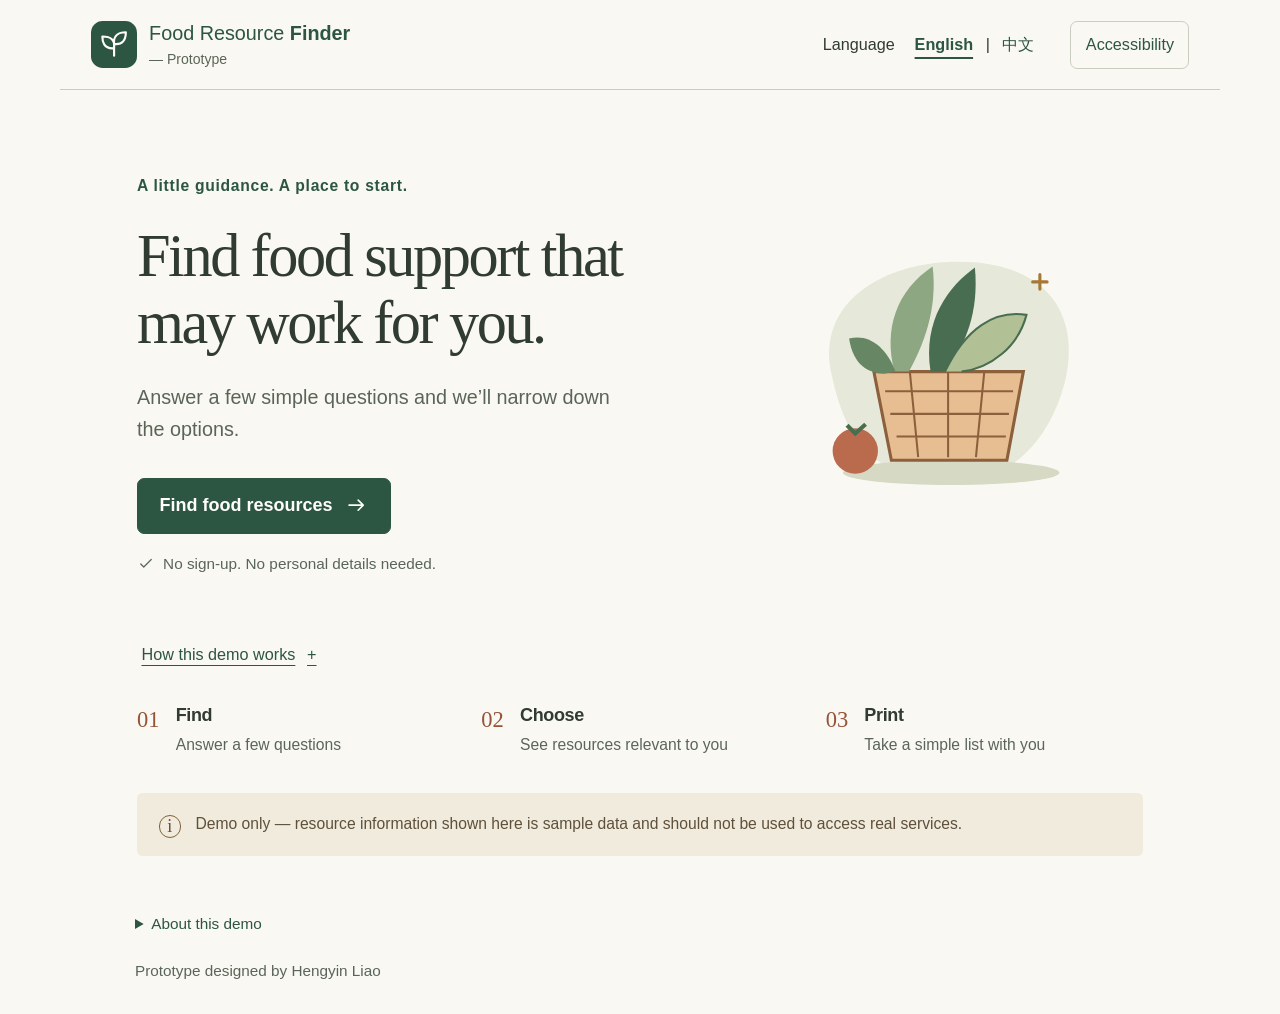
<file: index.html>
<!doctype html>
<html lang="en">
  <head>
    <meta charset="UTF-8">
    <meta name="viewport" content="width=device-width, initial-scale=1">
    <meta name="theme-color" content="#214d3e">
    <meta name="description" content="A small demonstration of finding food resources through a guided questionnaire.">
    <title>Food Resource Finder — Prototype</title>
    <link rel="stylesheet" href="styles.css">
    <script src="data.js" defer></script>
    <script src="matching.js" defer></script>
    <script src="i18n.js" defer></script>
    <script src="app.js" defer></script>
  </head>
  <body>
    <a class="skip-link" href="#main">Skip to content</a>
    <header class="site-header">
      <a class="brand" href="index.html" id="home-link">
        <span class="brand-icon" aria-hidden="true"><svg viewBox="0 0 32 32" fill="none"><path d="M16 26V14M16 19C6 20 5 12 5 8c8 0 12 3 11 11ZM16 15C15 7 20 4 27 4c0 7-3 12-11 11Z" stroke="currentColor" stroke-width="2" stroke-linecap="round" stroke-linejoin="round"/></svg></span>
        <span>Food Resource <strong>Finder</strong><small id="prototype-label">— Prototype</small></span>
      </a>
      <div class="header-tools">
        <div class="language" role="group" aria-labelledby="language-label"><span id="language-label">Language</span><div><button type="button" data-language="en" lang="en" aria-pressed="true">English</button><span aria-hidden="true">|</span><button type="button" data-language="zh" lang="zh-Hans" aria-pressed="false">中文</button></div></div>
        <button type="button" id="accessibility-button" class="utility-button" aria-expanded="false" aria-controls="accessibility-panel">Accessibility</button>
      </div>
    </header>
    <section id="accessibility-panel" class="accessibility-panel" aria-labelledby="accessibility-title" hidden></section>
    <main id="main" tabindex="-1"></main>
    <footer class="site-footer"><details id="about-demo"><summary id="about-title">About this demo</summary><div id="about-content"></div></details><p id="credit">Prototype designed by Hengyin Liao</p></footer>
    <noscript><p class="noscript">Please enable JavaScript to use the questionnaire. This prototype runs entirely in your browser.</p></noscript>
  </body>
</html>
</file>
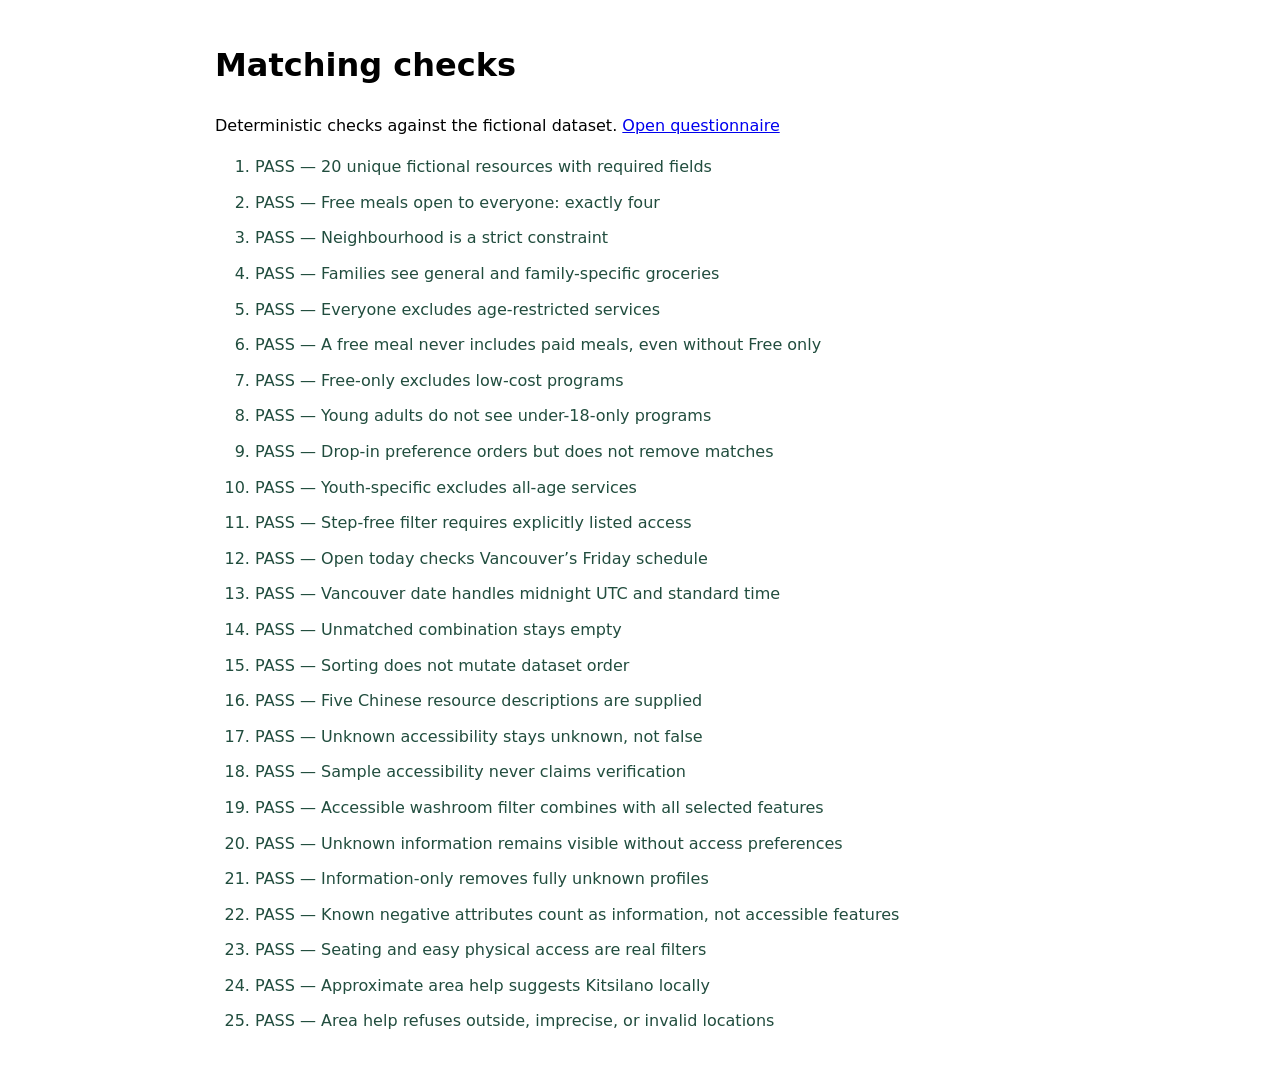
<file: tests.html>
<!doctype html>
<html lang="en"><head><meta charset="utf-8"><meta name="viewport" content="width=device-width, initial-scale=1"><title>Food Resource Finder — matching checks</title><script src="data.js"></script><script src="matching.js"></script><style>body{font:16px/1.6 system-ui;max-width:850px;margin:40px auto;padding:0 20px}li{margin:10px 0}.pass{color:#214d3e}.fail{color:#a32416}</style></head><body><h1>Matching checks</h1><p>Deterministic checks against the fictional dataset. <a href="index.html">Open questionnaire</a></p><ol id="checks"></ol><script>
const baseline = { need: 'meal', audience: 'everyone', neighbourhood: 'any', free: true };
const friday = new Date('2026-09-18T19:00:00Z');
const match = changes => FoodMatching.find(FOOD_RESOURCES, {...baseline, ...changes}, friday);
const assert = condition => { if (!condition) throw new Error('Assertion failed'); };
const check = (name, test) => {
  const row = document.createElement('li');
  try { test(); row.className = 'pass'; row.textContent = `PASS — ${name}`; }
  catch (error) { row.className = 'fail'; row.textContent = `FAIL — ${name}: ${error.message}`; }
  document.querySelector('#checks').append(row);
};
check('20 unique fictional resources with required fields', () => {
  assert(FOOD_RESOURCES.length === 20 && new Set(FOOD_RESOURCES.map(r => r.id)).size === 20);
  assert(FOOD_RESOURCES.every(r => ['name','category','audience','neighbourhood','address','days','hours','cost','registration','accessibility','languages','phone','website','lastVerified'].every(key => key in r)));
});
check('Free meals open to everyone: exactly four', () => assert(match({}).length === 4));
check('Neighbourhood is a strict constraint', () => assert(match({neighbourhood:'Kitsilano'}).map(r=>r.id).join() === '1'));
check('Families see general and family-specific groceries', () => { const ids=match({need:'groceries',audience:'family'}).map(r=>r.id); assert(ids.includes(10) && ids.includes(2)); });
check('Everyone excludes age-restricted services', () => assert(!match({free:false}).some(r=>r.id===16)));
check('A free meal never includes paid meals, even without Free only', () => assert(!match({audience:'senior',free:false}).some(r=>r.id===16)));
check('Free-only excludes low-cost programs', () => assert(match({need:'groceries'}).every(r=>r.cost==='free')));
check('Young adults do not see under-18-only programs', () => assert(match({need:'youth',audience:'young-adult'}).map(r=>r.id).join() === '8,14'));
check('Drop-in preference orders but does not remove matches', () => assert(match({need:'youth',audience:'young-adult',noRegistration:true}).map(r=>r.id).join() === '14,8'));
check('Youth-specific excludes all-age services', () => assert(match({youth:true}).length === 0));
check('Step-free filter requires explicitly listed access', () => assert(match({need:'garden',accessNeeds:['stepFree']}).map(r=>r.id).join() === '15'));
check('Open today checks Vancouver’s Friday schedule', () => assert(match({today:true}).map(r=>r.id).join() === '1,6,12'));
check('Vancouver date handles midnight UTC and standard time', () => {assert(FoodMatching.vancouverDay(new Date('2026-09-19T01:00:00Z'))===5);assert(FoodMatching.vancouverDay(new Date('2026-01-03T07:00:00Z'))===5);});
check('Unmatched combination stays empty', () => assert(match({need:'youth',audience:'senior'}).length === 0));
check('Sorting does not mutate dataset order', () => assert(FOOD_RESOURCES.map(r=>r.id).every((id,i)=>id===i+1)));
check('Five Chinese resource descriptions are supplied', () => assert(FOOD_RESOURCES.filter(r=>r.descriptionZh).length===5));
check('Unknown accessibility stays unknown, not false', () => assert(FOOD_RESOURCES[4].accessibility.stepFree === null));
check('Sample accessibility never claims verification', () => assert(FOOD_RESOURCES.every(r=>r.accessibility.verification==='unverified' && r.accessibility.verifiedAt===null)));
check('Accessible washroom filter combines with all selected features', () => assert(match({need:'groceries',free:false,accessNeeds:['stepFree','washroom']}).length===0));
check('Unknown information remains visible without access preferences', () => assert(match({need:'garden'}).some(r=>r.id===5)));
check('Information-only removes fully unknown profiles', () => assert(match({need:'garden',free:false,accessNeeds:['information']}).map(r=>r.id).join()==='15'));
check('Known negative attributes count as information, not accessible features', () => {
  const sample = {...FOOD_RESOURCES[0], accessibility:{stepFree:null,washroom:false,seating:null,lowBarrier:null}};
  assert(FoodMatching.find([sample],{...baseline,accessNeeds:['information']},friday).length===1);
  assert(FoodMatching.find([sample],{...baseline,accessNeeds:['washroom']},friday).length===0);
});
check('Seating and easy physical access are real filters', () => assert(match({need:'youth',audience:'young-adult',accessNeeds:['seating','lowBarrier']}).map(r=>r.id).join()==='14'));
check('Approximate area help suggests Kitsilano locally', () => assert(FoodArea.suggest(49.267,-123.165,100)==='Kitsilano'));
check('Area help refuses outside, imprecise, or invalid locations', () => {
  assert(FoodArea.suggest(50,-120,100)===null);
  assert(FoodArea.suggest(49.267,-123.165,5000)===null);
  assert(FoodArea.suggest(NaN,-123.165,100)===null);
});
document.title = `${document.querySelectorAll('.fail').length ? 'FAIL' : 'PASS'} — Food Resource Finder checks`;
</script></body></html>
</file>
<file: styles.css>
@charset "UTF-8";
:root {
  font-family: "Segoe UI", "Microsoft YaHei", Arial, sans-serif;
  font-size: 18px; line-height: 1.6; font-synthesis: none;
  --paper: #faf8f2; --white: #fffefa; --ink: #303b32; --muted: #5a6559;
  --forest: #2c5542; --sage: #eaf0e3; --line: #c8cdc0; --accent: #955337;
  color: var(--ink); background: var(--paper);
}
* {box-sizing:border-box}
body {margin:0}
button,input,select {font:inherit;accent-color:var(--forest)}
button,select,a,input {-webkit-tap-highlight-color:transparent}
button,select {min-height:48px}
button {display:inline-flex;align-items:center;justify-content:center;gap:.65rem;cursor:pointer;border:0;line-height:1.4}
button:disabled {cursor:not-allowed;background:#e0e4da;color:#53604f;border-color:#c1c9b9}
button,select,a {touch-action:manipulation}
button,a,select,input {scroll-margin-block:2rem}
button:focus-visible,a:focus-visible,summary:focus-visible,select:focus-visible,input:focus-visible {outline:3px solid var(--accent);outline-offset:4px}
h1:focus,h2:focus,main:focus {outline:none}
svg {width:1.35rem;height:1.35rem;flex-shrink:0}
a {color:var(--forest);text-underline-offset:.2em}
p {margin:0 0 1rem}
h1,h2 {line-height:1.22;font-weight:650;color:var(--ink)}
h1 {font-size:2.1rem;letter-spacing:-.035em;margin:0 0 1rem}
h2 {font-size:1.35rem;letter-spacing:-.02em}
fieldset {border:0;padding:0;margin:0;min-width:0}
legend {font-size:1.15rem;font-weight:650;margin-bottom:1rem;padding:0}
dl,dd {margin:0}
small {font-size:.86rem}
[hidden] {display:none!important}
.sr-only {position:absolute;width:1px;height:1px;padding:0;margin:-1px;overflow:hidden;clip:rect(0,0,0,0);white-space:nowrap;border:0}
.skip-link {position:fixed;left:-10000px;top:1rem;width:max-content;max-width:calc(100vw - 2rem);padding:.65rem 1rem;background:var(--white);z-index:10}
.skip-link:focus {left:1rem}
.site-header {max-width:1160px;margin:auto;padding:1.15rem 1.7rem;display:flex;justify-content:space-between;align-items:center;gap:1.5rem;border-bottom:1px solid var(--line)}
.brand {display:flex;align-items:center;gap:.65rem;text-decoration:none;color:var(--forest);font-size:1.1rem;line-height:1.3;flex-shrink:0}
.brand-icon {display:grid;place-items:center;background:var(--forest);color:var(--white);width:2.6rem;height:2.6rem;border-radius:.65rem}
.brand-icon svg {width:1.9rem;height:1.9rem}
.brand small {display:block;font-size:.78rem;font-weight:400;color:var(--muted);margin-top:.15rem}
.header-tools {display:flex;align-items:center;gap:1.5rem;flex-wrap:wrap}
.language {display:flex;align-items:center;gap:.6rem;font-size:.9rem}
.language>div {display:flex;align-items:center;gap:.2rem}
.language button {background:transparent;color:var(--forest);padding:.45rem .5rem;min-width:48px}
.language button[aria-pressed="true"] {font-weight:700;text-decoration:underline;text-decoration-thickness:2px;text-underline-offset:.4rem}
.utility-button {color:var(--forest);background:transparent;border:1px solid var(--line);border-radius:.4rem;font-size:.9rem;padding:.5rem .8rem}
.utility-button[aria-expanded="true"] {background:var(--sage);border-color:var(--forest)}
main {max-width:1060px;margin:auto;padding:3rem 1.5rem 1.5rem}
.primary {background:var(--forest);color:var(--white);border:1px solid var(--forest);border-radius:.4rem;padding:.8rem 1.2rem;font-weight:650;min-height:54px}
.primary:hover:enabled {background:#1f4232}
.secondary {background:var(--white);color:var(--forest);border:1px solid #8b9b83;border-radius:.4rem;padding:.7rem 1rem;font-weight:600}
.secondary:hover {background:var(--sage)}
.text-button,.link-button {color:var(--forest);background:transparent;padding:.5rem .25rem;font-size:.9rem}
.text-button:hover,.link-button:hover {text-decoration:underline;text-underline-offset:.25rem}
.link-button {text-decoration:underline;text-underline-offset:.25rem}
.eyebrow {color:var(--forest);font-size:.87rem;font-weight:600;letter-spacing:.045em;margin-bottom:1.3rem}
.welcome {display:grid;grid-template-columns:1.45fr 1fr;align-items:center;gap:2rem;padding:1.6rem 0 2rem}
.welcome h1 {font-family:Georgia,"Microsoft YaHei",serif;font-weight:400;font-size:3.35rem;line-height:1.12;letter-spacing:-.04em;max-width:650px}
.welcome-text {color:var(--muted);font-size:1.1rem;max-width:500px;margin:1.4rem 0 1.8rem}
.welcome-art svg {width:100%;height:auto;max-width:330px;display:block;margin:auto}
.privacy-note {display:flex;align-items:center;gap:.45rem;font-size:.85rem;color:var(--muted);margin:1rem 0 0}
.privacy-note svg {width:1rem;height:1rem}
.how-section {margin:1rem 0 2rem}
#how-content {max-width:720px;margin:.8rem 0 1.5rem}
.concepts {list-style:none;padding:1.5rem 0 0;margin:0;display:grid;grid-template-columns:repeat(3,1fr);gap:1.5rem}
.concepts li {display:flex;gap:.9rem;align-items:flex-start}
.concept-number {font-family:Georgia,serif;color:var(--accent);font-size:1.25rem;line-height:1.3}
.concepts h2 {font-size:1rem;margin:0 0 .3rem}
.concepts p {font-size:.87rem;color:var(--muted);margin:0}
.demo-notice {display:flex;align-items:flex-start;gap:.8rem;background:#f1ebdd;padding:1rem 1.2rem;margin:2rem 0 0;border-radius:.3rem}
.demo-notice>span {border:1px solid #7d633c;border-radius:50%;width:1.25rem;height:1.25rem;line-height:1.15rem;text-align:center;font-family:Georgia,serif;flex-shrink:0;color:#665036;margin-top:.2rem}
.demo-notice p {margin:0;color:#5e503b;font-size:.87rem}
.site-footer {max-width:1010px;margin:0 auto;padding:1rem 0 1.7rem;color:var(--muted);font-size:.85rem}
.site-footer summary {cursor:pointer;min-height:48px;padding:.65rem 0;color:var(--forest)}
#about-content {max-width:800px;padding:1rem 0}
#credit {margin:.6rem 0 0}
.question-page {max-width:680px;margin:auto}
.question-top {display:flex;justify-content:space-between;align-items:center;gap:.5rem}
.question-top .text-button {font-size:.85rem}
.step-label {font-size:.88rem;color:var(--muted);font-weight:600;text-align:center}
.progress {display:flex;list-style:none;gap:.55rem;padding:0;margin:.9rem 0 2.5rem}
.progress li {height:4px;background:#d9ded1;flex:1}
.progress .filled {background:var(--forest)}
.question-heading {margin-bottom:1.8rem}
.question-heading p {color:var(--muted);margin:0}
.choices {display:grid;gap:.75rem}
.choice {display:flex;align-items:center;gap:1rem;background:var(--white);border:1px solid var(--line);border-radius:.4rem;padding:1rem 1.1rem;cursor:pointer;min-height:85px;transition:background .12s}
.choice:hover {background:var(--sage)}
.choice:has(input:checked) {background:var(--sage);border-color:var(--forest);outline:1px solid var(--forest)}
.choice input {width:1.2rem;height:1.2rem;flex-shrink:0;margin:0;order:3}
.choice-icon {width:2rem;color:#4b714d;display:flex;justify-content:center}
.choice-text {flex:1;min-width:0;overflow-wrap:anywhere;display:flex;flex-direction:column;gap:.25rem}
.choice-text strong {font-size:1rem;font-weight:600}
.choice-text small {font-size:.85rem;color:var(--muted);line-height:1.5}
.audience-choices {grid-template-columns:1fr 1fr}
.audience-choices .choice {min-height:72px}
.field-hint {font-size:.88rem;color:var(--muted);margin:1rem 0;line-height:1.65}
.question-actions {display:flex;justify-content:flex-end;margin-top:1.8rem}
.question-page+.demo-notice {max-width:680px;margin:2rem auto 0}
.location-actions {display:flex;flex-direction:column;align-items:stretch;gap:1rem;margin:1.5rem 0}
.field-label {display:block;font-weight:650;margin-bottom:.5rem}
select {width:100%;color:var(--ink);background:var(--white);padding:.8rem;border:1px solid #8b9b83;border-radius:.4rem}
.current-area {font-size:.9rem;margin:1.5rem 0 0;padding-top:1rem;border-top:1px solid var(--line)}
.location-help {padding:1.2rem;background:var(--sage);border-radius:.5rem}
.location-help>.text-button {display:flex;margin-top:.6rem}
.location-status {margin:.8rem 0 0}
.location-status:empty {display:none}
.area-suggestion {margin-top:1.5rem;padding-top:1rem;border-top:1px solid var(--line)}
.area-suggestion h2 {font-size:1.2rem}
.optional {font-size:.83rem;font-weight:400;color:var(--muted);margin-left:.6rem}
.check-choice {display:flex;align-items:center;gap:.9rem;padding:.85rem .5rem;min-height:56px;cursor:pointer;border-bottom:1px solid #dde0d5}
.check-choice input,.setting input {width:1.2rem;height:1.2rem;flex-shrink:0;margin:0}
.check-choice span,.setting span {display:flex;flex-direction:column;gap:.2rem}
.check-choice strong,.setting strong {font-size:1rem;font-weight:550}
.check-choice small,.setting small {color:var(--muted);font-size:.85rem}
.check-choice:has(input:checked) {background:var(--sage)}
.access-preferences {margin-top:2.5rem}
.access-preferences legend {margin-bottom:0}
.access-preferences>.field-hint {margin:.6rem 0 1rem}
.accessibility-panel {max-width:1060px;margin:1rem auto 0;padding:1.3rem 1.6rem;background:var(--sage);border:1px solid var(--line);border-radius:.5rem}
.panel-heading {display:flex;justify-content:space-between;align-items:center;gap:1rem}
.panel-heading h2 {margin:0;font-size:1.25rem}
.accessibility-panel>p {font-size:.87rem;margin:.5rem 0 1rem;color:var(--muted)}
.settings-grid {display:grid;grid-template-columns:1fr 1fr;gap:.7rem 1.4rem}
.setting {display:flex;align-items:center;gap:.9rem;cursor:pointer;background:var(--white);padding:.9rem;border-radius:.3rem;min-height:75px}
.results-view main {max-width:870px}
.results-heading {max-width:720px}
.results-heading>p:last-child {color:var(--muted)}
.results-summary {margin:1.8rem 0;padding:1.25rem;background:var(--sage);border-radius:.4rem}
.results-summary dl {display:grid;grid-template-columns:1fr 1.2fr .9fr;gap:1rem}
.results-summary dt {font-size:.83rem;color:var(--muted)}
.results-summary dd {font-weight:600;font-size:.95rem}
.results-summary p {font-size:.85rem;margin:1rem 0 .25rem}
.results-toolbar {display:flex;justify-content:space-between;align-items:center;gap:1rem;flex-wrap:wrap;margin:2rem 0 1.3rem}
.results-toolbar p {display:flex;flex-direction:column;margin:0}
.results-toolbar strong {font-size:1.05rem;font-weight:600}
.results-toolbar span {font-size:.86rem;color:var(--muted)}
.resource-list {display:grid;gap:1.3rem}
.resource-card {background:var(--white);border:1px solid var(--line);border-radius:.5rem;padding:1.6rem}
.resource-card h2 {font-size:1.55rem;margin:0 0 .3rem}
.category-label {font-size:.92rem;color:var(--muted);margin:0 0 .8rem}
.key-labels {list-style:none;display:flex;flex-wrap:wrap;gap:.4rem .9rem;padding:0;margin:0 0 1.2rem;font-size:.85rem;color:var(--forest);font-weight:600}
.key-labels li {border-left:2px solid #b5c5aa;padding-left:.6rem}
.key-labels li:first-child {border-left:0;padding-left:0}
.resource-overview {display:grid;gap:1rem}
.resource-overview>div,.resource-details dl>div {display:grid;grid-template-columns:7rem 1fr;gap:.7rem}
.resource-card dt {font-size:.9rem;font-weight:600}
.resource-card dd {font-size:.95rem;overflow-wrap:anywhere}
.access-list {list-style:none;margin:0;padding:0;display:flex;flex-wrap:wrap;gap:.1rem .7rem}
.access-list li:not(:last-child):after {content:" ·";margin-left:.5rem}
.access-verification {display:block;font-size:.82rem;color:var(--muted);margin-top:.35rem}
.resource-details {border-top:1px solid var(--line);padding-top:1rem;margin-top:1.2rem}
.resource-details dl {display:grid;gap:.65rem}
.resource-details a {display:inline-flex;align-items:center;min-height:44px}
.resource-description {font-size:.95rem}
.access-detail-list {margin-top:1rem;padding-top:1rem;border-top:1px solid var(--line)}
.verified-note {font-size:.82rem;color:var(--muted);margin:1.25rem 0 0}
.verified-note span {display:block}
.card-actions {display:flex;gap:1rem;align-items:center;flex-wrap:wrap;margin-top:1.1rem}
.card-actions .secondary,.card-actions .text-button {font-size:.9rem}
.directions-note {background:#f1ebdd;color:#5e503b;font-size:.88rem;padding:1rem;margin:1rem 0 0}
.results-end {text-align:center;margin:2rem 0 1.5rem}
.results-end>p {font-size:.9rem;color:var(--muted)}
.end-actions {display:flex;justify-content:center;gap:2rem;margin-top:1rem}
.map-feedback {text-align:center;border-top:1px solid var(--line);padding-top:1rem}
.map-feedback .link-button {font-size:.85rem}
.map-feedback p {font-size:.9rem;max-width:650px;margin:1rem auto}
.empty-state {text-align:center;padding:2rem 1rem;background:var(--white)}
.empty-state p {max-width:520px;margin:1rem auto 1.5rem}
.print-only {display:none}
@media screen {.print-only {display:none!important}}
.noscript {padding:2rem}

/* Settings use rem units throughout, so text and controls scale together. */
:root.largeText {font-size:23px}
:root.highContrast {--paper:#fffef9;--white:#fff;--ink:#17221a;--muted:#33402f;--forest:#173d29;--sage:#edf2e8;--line:#65705e;--accent:#853e1f}
.highContrast .choice,.highContrast .resource-card,.highContrast select,.highContrast .secondary,.highContrast .utility-button {border:2px solid var(--line)}
.highContrast .check-choice {border-color:var(--line)}
.highContrast .choice-icon,.highContrast .key-labels {color:var(--forest)}
.simplified .welcome-art,.simplified .concepts,.simplified .eyebrow,.simplified .choice-icon,.simplified .choice-example,.simplified .resource-description {display:none}
.simplified .welcome {display:block;max-width:750px;margin:auto}
.simplified .welcome h1 {font-family:inherit;font-size:2.5rem;font-weight:650}
.simplified .choice,.simplified .check-choice {padding-top:1.2rem;padding-bottom:1.2rem}
.simplified .choices {gap:1.1rem}
.simplified .resource-list {gap:2rem}
.simplified .resource-overview {gap:1.5rem}
.reduceMotion * {animation:none!important;transition:none!important;scroll-behavior:auto!important}
@media(prefers-reduced-motion:reduce) {* {animation:none!important;transition:none!important;scroll-behavior:auto!important}}
@media(max-width:1100px) {.site-footer{margin:0 1.5rem}.accessibility-panel{margin:1rem 1.5rem 0}}
@media(max-width:850px) {
  .site-header{padding:1rem 1.2rem;gap:1rem;flex-wrap:wrap}.header-tools{gap:.8rem;justify-content:space-between;flex:1}
  .brand{font-size:1rem}.brand-icon{width:2.3rem;height:2.3rem}.language{flex-wrap:wrap;gap:.2rem .5rem}
  .welcome{gap:1rem}.welcome h1{font-size:2.65rem}.welcome-art svg{max-width:270px}
}
@media(max-width:650px) {
  .site-header{padding:1rem}.brand{width:100%}.header-tools{width:100%;gap:.5rem}.language{font-size:.9rem}.utility-button{font-size:.85rem}
  main{padding:1.8rem 1rem 1.2rem}.welcome{display:block;padding:.7rem 0 1rem}.welcome h1{font-size:2.4rem;max-width:520px}.welcome-text{font-size:1rem;margin:1.1rem 0 1.4rem}
  .welcome-art{display:none}.welcome .primary{width:100%}.privacy-note{font-size:.83rem}.eyebrow{font-size:.83rem;margin-bottom:1rem}
  .how-section{margin:.3rem 0 1.5rem}.concepts{grid-template-columns:1fr;gap:1rem;padding-top:1rem}.concepts li{align-items:center}.concepts h2{margin:0}.concepts p{font-size:.86rem}
  .demo-notice{padding:.9rem;gap:.6rem;margin-top:1.5rem}.demo-notice p{font-size:.85rem}.demo-notice>span{display:none}
  .site-footer{margin:0 1rem;padding:.6rem 0 1.5rem}.site-footer summary{font-size:.9rem}
  h1{font-size:1.8rem}.question-heading{margin-bottom:1.5rem}.progress{margin:.65rem 0 1.8rem}.question-top{flex-wrap:wrap}.question-top .text-button{font-size:.83rem}.step-label{font-size:.83rem}
  .choice{padding:.9rem;gap:.65rem}.choice-icon{width:1.7rem}.choice-text small{font-size:.85rem}.choice-text strong{font-size:1rem}.audience-choices{grid-template-columns:1fr}.audience-choices .choice{min-height:62px}
  .question-actions .primary{width:100%}.field-hint{font-size:.87rem}.location-help{padding:1rem}.location-help .primary{width:100%;white-space:normal}
  .access-preferences{margin-top:2rem}.optional{display:block;margin:.2rem 0 0}.check-choice{padding:.9rem .25rem}
  .accessibility-panel{margin:1rem;padding:1rem}.panel-heading{align-items:flex-start;flex-wrap:wrap;gap:.4rem}.panel-heading h2{font-size:1.15rem}.settings-grid{grid-template-columns:1fr}
  .results-summary{padding:1rem}.results-summary dl{grid-template-columns:1fr;gap:.75rem}.results-summary dl>div{display:grid;grid-template-columns:5.4rem 1fr;gap:.5rem}
  .results-toolbar{margin-top:1.5rem}.results-toolbar .primary{width:100%}.resource-card{padding:1.1rem}.resource-card h2{font-size:1.4rem}
  .resource-overview>div,.resource-details dl>div{grid-template-columns:1fr;gap:.15rem}.resource-overview{gap:1rem}.resource-card dd{font-size:.95rem}
  .card-actions{gap:.6rem;justify-content:space-between}.card-actions .secondary,.card-actions .text-button{font-size:.86rem;padding:.65rem .7rem}
  .resource-details .access-detail-list>div{gap:.15rem}.access-list{display:block}.access-list li:after{display:none}
  .largeText .brand{font-size:1rem}.largeText .header-tools{align-items:flex-start}.largeText .language{flex-wrap:wrap}.largeText .utility-button{font-size:.85rem}
  .largeText .question-top{gap:.1rem}.largeText .question-top .text-button{font-size:.78rem}.largeText .step-label{font-size:.78rem}
}

/* The print layout is a plain resource sheet, independent of website chrome. */
@page {size:letter;margin:.55in}
@media print {
  :root,:root.largeText {font-size:10.5pt;--paper:white;--white:white;--ink:#111;--muted:#333;--forest:#111;--sage:white;--line:#888;background:white;color:#111}
  :root.largeText {font-size:12pt}
  body {font-family:Arial,"Microsoft YaHei",sans-serif;line-height:1.4;background:white!important}
  .site-header,.site-footer,.skip-link,.accessibility-panel,.results-heading,button,.results-toolbar,.results-end,.map-feedback,.card-actions,.directions-note,.question-page,.welcome,.how-section {display:none!important}
  main,.results-view main {max-width:none;margin:0;padding:0}
  .print-only {display:block}
  .print-title {font-size:21pt;margin:0 0 12pt;letter-spacing:0}
  .results-summary {border:0;border-radius:0;background:white;padding:0;margin:0 0 8pt}
  .results-summary dl {display:grid;grid-template-columns:1fr 1fr;gap:5pt 14pt}
  .results-summary dl>div,.results-summary dl>.print-only {display:flex;gap:5pt}
  .results-summary dt {font-size:1rem;color:#111;font-weight:bold}
  .results-summary dt:after {content:":"}
  .results-summary dd {font-size:1rem;font-weight:400}
  .results-summary p {font-size:.9rem;margin:7pt 0 0}
  .demo-notice {background:white;padding:0;margin:8pt 0;border:0;display:block}
  .demo-notice>span {display:none}.demo-notice p {font-size:.88rem;color:#111}
  .print-updated {font-weight:bold;margin:8pt 0 12pt}
  .resource-list {display:block}
  .resource-card,.highContrast .resource-card {border:0;border-top:1pt solid #777;border-radius:0;padding:10pt 0 9pt;margin:0 0 8pt;background:white;break-inside:avoid;page-break-inside:avoid}
  .resource-card h2 {font-size:1.35rem;margin:0 0 3pt;letter-spacing:0}
  .category-label {font-size:1rem;margin:0 0 4pt;color:#111}
  .key-labels {display:flex;gap:5pt 10pt;font-size:.9rem;margin:0 0 8pt;color:#111}
  .key-labels li {border:0;padding:0}
  .key-labels li:not(:last-child):after {content:" ·";padding-left:5pt}
  .resource-overview,.simplified .resource-overview {display:grid;gap:5pt}
  .resource-overview>div,.resource-details dl>div {display:grid;grid-template-columns:80pt 1fr;gap:6pt}
  .resource-card dt {font-size:1rem}.resource-card dd {font-size:1rem}
  .resource-overview br {display:none}.resource-overview br:after {content:" · "}
  .resource-overview .hours:before {content:" · "}
  .resource-overview [lang="en"]:before {content:" · "}
  .access-list {display:flex;gap:2pt 7pt}.access-list li:after {display:none}
  .access-list li:not(:last-child):after {display:inline;content:" ·";margin-left:5pt}
  .access-verification {font-size:.86rem;color:#333;margin-top:2pt}
  .resource-details,.resource-details[hidden] {display:block!important;border:0;padding:0;margin:5pt 0 0}
  .resource-description,.access-detail-list {display:none!important}
  .resource-details dl {gap:5pt}.resource-details a {display:inline;min-height:0;color:#111;text-decoration:none}
  .resource-details>dl:not(.access-detail-list)>div:nth-child(-n+2) {display:none}
  .resource-details a[href]:after {content:" (" attr(href) ")"}
  .resource-details a span {display:none}
  .verified-note {font-size:.85rem;color:#333;margin:8pt 0 0}.verified-note span {display:inline}
  .field-hint {font-size:.9rem;color:#111;margin:7pt 0}
  .print-credit {margin-top:14pt;border-top:1pt solid #777;padding-top:8pt;font-size:.9rem;break-inside:avoid}
}
</file>
